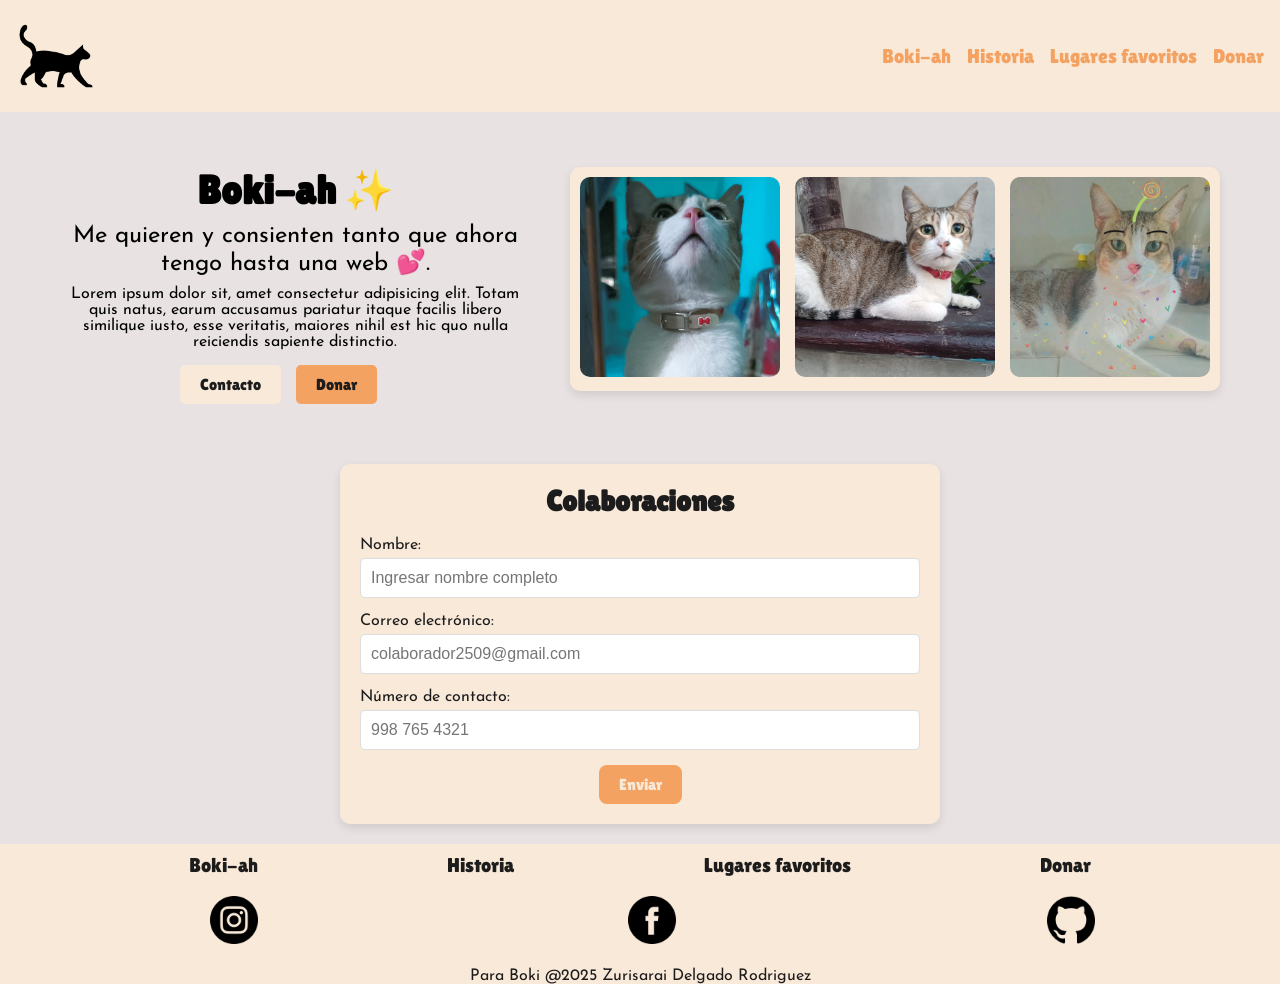
<file: html/index.html>
<!DOCTYPE html>
<html lang="en">

<head>
    <meta charset="UTF-8">
    <meta name="viewport" content="width=device-width, initial-scale=1.0">
    <title>Boki.io</title>
    <link rel="stylesheet" href="https://cdn.jsdelivr.net/npm/bootstrap-icons@1.10.3/font/bootstrap-icons.css">
    <link rel="stylesheet" href="../css/global.css">
    <link rel="stylesheet" href="../css/index.css">
</head>

<body>

    <!-- barra de navegacion -->
    <header>
    </header>

    <!-- seccion introductoria -->
    <main>
        <section class="i">
            <section class="intro-section">
                <hgroup class="intro-header">
                    <h1 class="title">Boki-ah ✨</h1>
                    <p class="subtitle">Me quieren y consienten tanto que ahora tengo hasta una web 💕.</p>
                    <p class="description">Lorem ipsum dolor sit, amet consectetur adipisicing elit. Totam quis natus, earum accusamus pariatur itaque facilis libero similique iusto, esse veritatis, maiores nihil est hic quo nulla reiciendis sapiente distinctio.</p>
                </hgroup>
                <div class="btnn">
                    <button class="btn contact-btn">Contacto</button>
                    <a href="./gift.html"><button class="btn donate-btn">Donar</button></a>
                </div>
            </section>

            <!-- fotos -->
            <section class="carousel">
                <div class="carousel-container">
                    <figure class="carousel-item"><img src="../photo/m1.jpg" alt="Boki Delgado Rodriguez"></figure>
                    <figure class="carousel-item"><img src="../photo/m2.jpg" alt="Boki Delgado Rodriguez"></figure>
                    <figure class="carousel-item"><img src="../photo/m3.jpg" alt="Boki Delgado Rodriguez"></figure>
                </div>
            </section>

        </section>

       

        <!-- formulario de contacto -->
        <section class="contact-form">
            <h2 class="form-title">Colaboraciones</h2>
            <form method="post">
                <label for="name" class="form-label">Nombre:</label>
                <input type="text"  placeholder="Ingresar nombre completo" class="form-input">
                <label for="correo" class="form-label">Correo electrónico:</label>
                <input type="email" placeholder="colaborador2509@gmail.com" class="form-input">
                <label for="phone" class="form-label">Número de contacto:</label>
                <input type="tel"  placeholder="998 765 4321" class="form-input">
                <button class="btn submit-btn">Enviar</button>
            </form>
        </section>
    </main>

    <!-- footer -->
    <footer>
        
    </footer>
    
    <script src="./../js/component.js"></script>
    <script src="./../js/menu.js"></script>
</body>

</html>
</file>
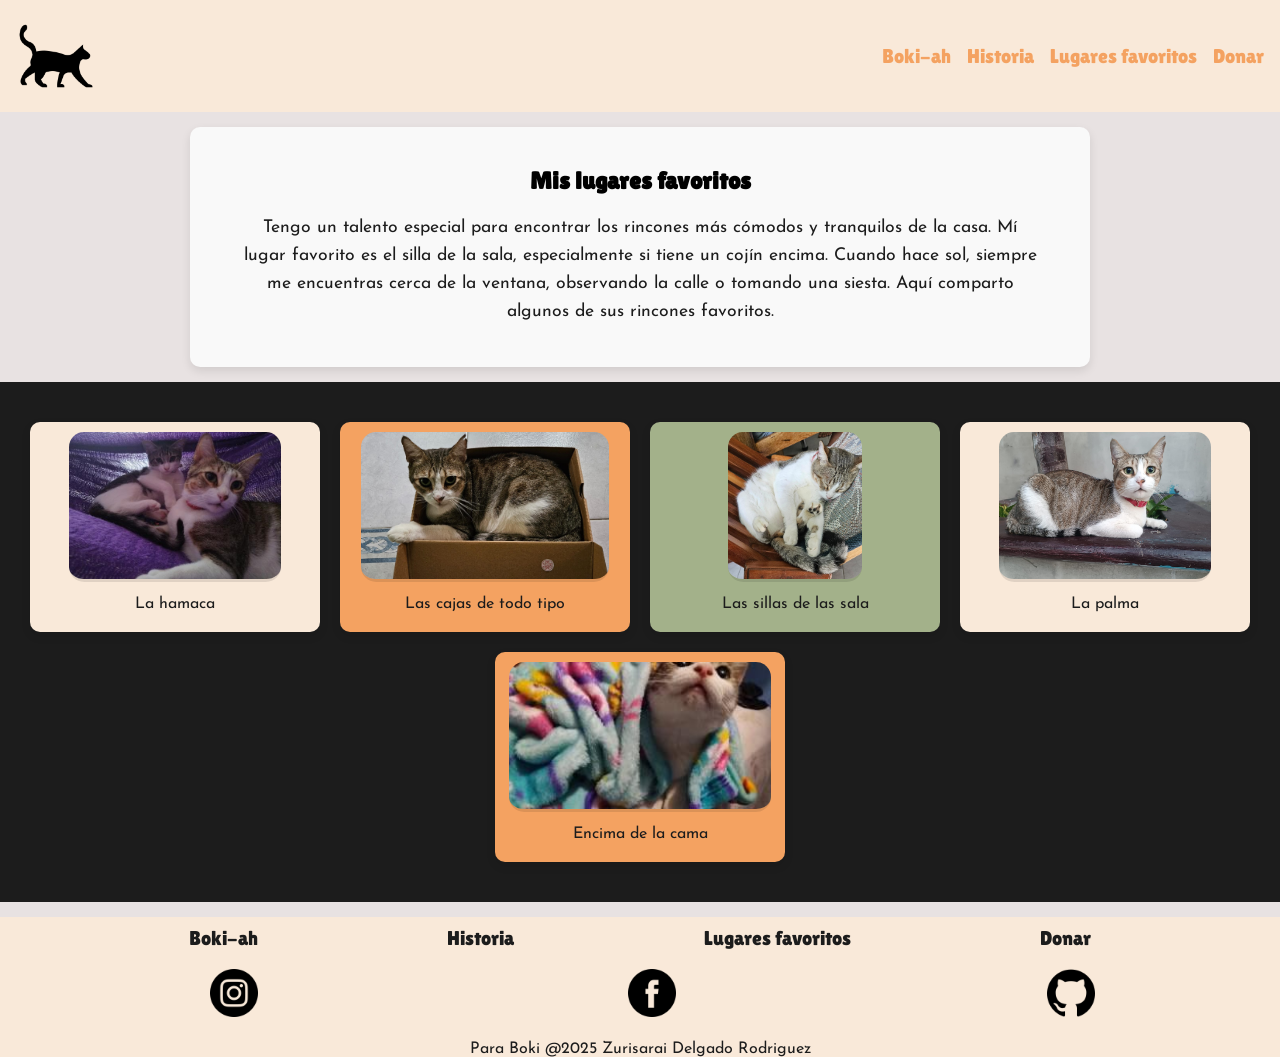
<file: html/favoritePlaces.html>
<!DOCTYPE html>
<html lang="en">

<head>
    <meta charset="UTF-8">
    <meta name="viewport" content="width=device-width, initial-scale=1.0">
    <title>Lugares Favoritos</title>
    <link rel="stylesheet" href="https://cdn.jsdelivr.net/npm/bootstrap-icons@1.10.3/font/bootstrap-icons.css">
    <link rel="stylesheet" href="./../css/global.css">
    <link rel="stylesheet" href="./../css/favoritePlaces.css">
</head>

<body>

    <!-- barra de navegacion -->

    <header>
    </header>

    <main class="main-content">
        <section class="intro-section">
            <h1 class="intro-title">Mis lugares favoritos</h1>
            <p class="intro-text">Tengo un talento especial para encontrar los rincones más cómodos y tranquilos de la casa. Mí lugar
                favorito es el silla de la sala, especialmente si tiene un cojín encima. Cuando hace sol, siempre me
                encuentras cerca de la ventana, observando la calle o tomando una siesta. Aquí comparto algunos de sus
                rincones favoritos.</p>
        </section>

        <!-- imagenes         -->
        <section class="gallery-section"> 
            <div class="gallery-item">
                <figure><img class="imagen" src="./../photo/hm2.jpg" alt=""></figure>
                <figcaption>La hamaca</figcaption>
            </div>
            <div class="gallery-item">
                <figure><img class="imagen" src="./../photo/p5.jpg" alt=""></figure>
                <figcaption>Las cajas de todo tipo</figcaption>
            </div>
            <div class="gallery-item">
                <figure><img class="imagen" src="./../photo/d3.jpg" alt=""></figure>
                <figcaption>Las sillas de las sala</figcaption>
            </div>
            <div class="gallery-item">
                <figure><img class="imagen" src="./../photo/m2.jpg" alt=""></figure>
                <figcaption>La palma</figcaption>
            </div>
            <div class="gallery-item">
                <figure><img class="imagen" src="./../photo/p2.jpg" alt=""></figure>
                <figcaption>Encima de la cama</figcaption>
            </div>
        </section>
    </main>

    <!-- footer -->
    <footer>
    </footer>

    <script src="./../js/component.js"></script>
    <script src="./../js/menu.js"></script>

</body>

</html>
</file>
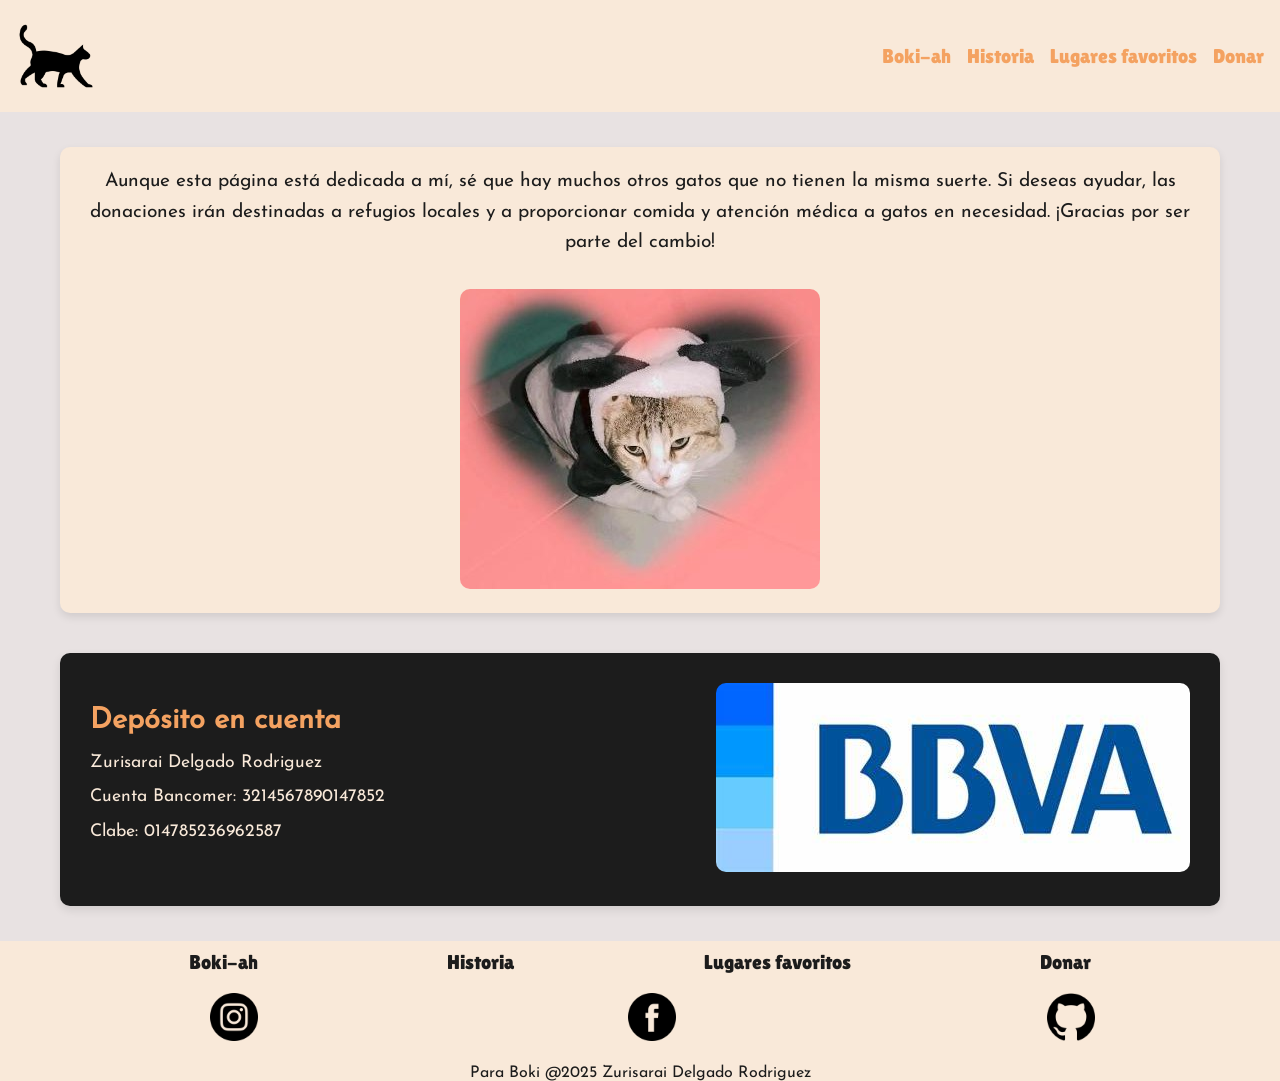
<file: html/gift.html>
<!DOCTYPE html>
<html lang="en">

<head>
    <meta charset="UTF-8">
    <meta name="viewport" content="width=device-width, initial-scale=1.0">
    <title>Donaciones</title>
    <link rel="stylesheet" href="https://cdn.jsdelivr.net/npm/bootstrap-icons@1.10.3/font/bootstrap-icons.css">
    <link rel="stylesheet" href="./../css/global.css">
    <link rel="stylesheet" href="./../css/gift.css">
</head>

<body>

    <!-- barra de navegacion -->
    <header>
    </header>

    <main class="main-content">
        <div class="intro-section">
            <p class="intro-text">
                Aunque esta página está dedicada a mí, sé que hay muchos otros gatos que no tienen la misma suerte. Si
                deseas ayudar, las donaciones irán destinadas a refugios locales y a proporcionar comida y atención
                médica a gatos en necesidad. ¡Gracias por ser parte del cambio!
            </p>
            <figure class="intro-image">
                <img src="./../photo/p1.jpg" alt="Gato feliz">
            </figure>
        </div>
    <!-- donaciones -->
        <div class="donation-section">
            <div class="donation-info">
                <h2 class="donation-title">Depósito en cuenta</h2>
                <p class="donation-owner">Zurisarai Delgado Rodriguez</p>
                <p class="donation-account">Cuenta Bancomer: 3214567890147852</p>
                <p class="donation-clabe">Clabe: 014785236962587</p>
            </div>
            
            <div class="donation-image">
                <figure>
                    <img src="./../photo/bbva.jpeg" alt="Logo BBVA">
                </figure>
            </div>
        </div>
    </main>
    

    <!-- footer -->
    <footer>
    </footer>

    <script src="./../js/component.js"></script>
    <script src="./../js/menu.js"></script>

</body>

</html>
</file>
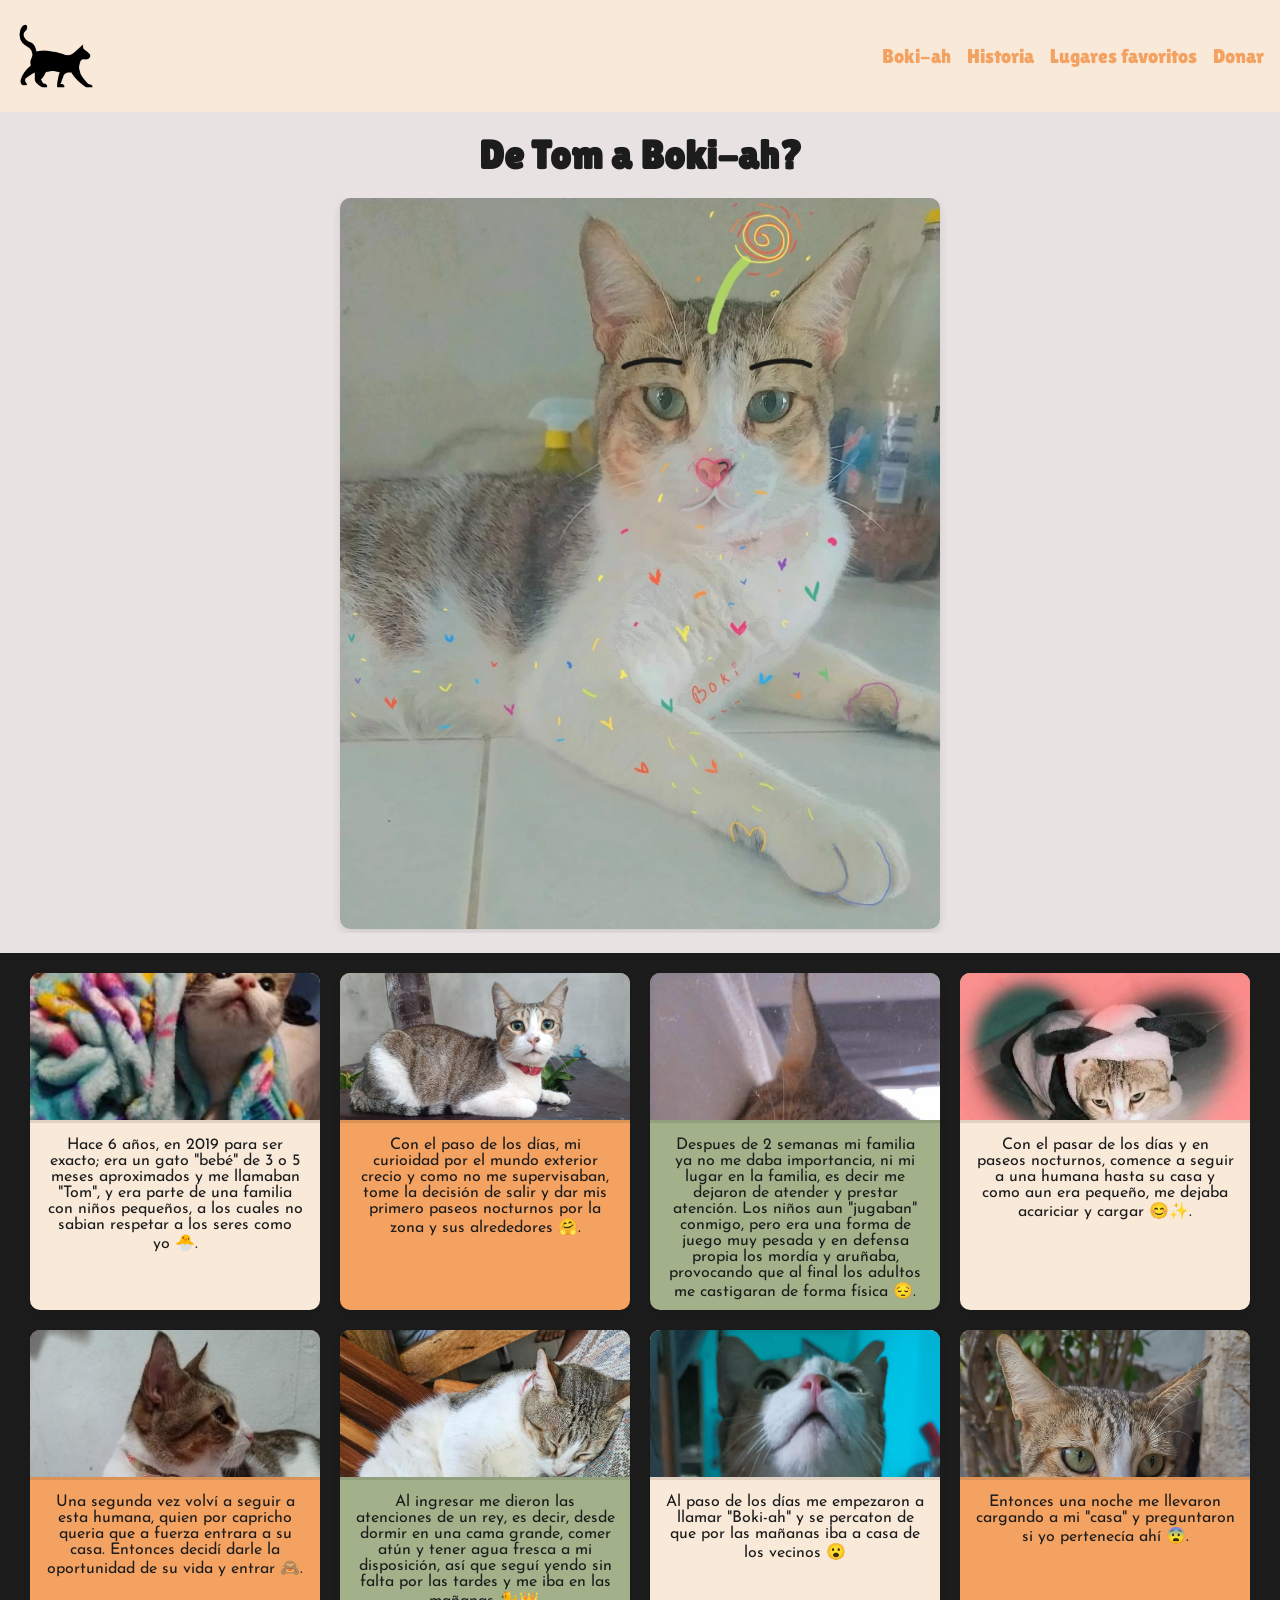
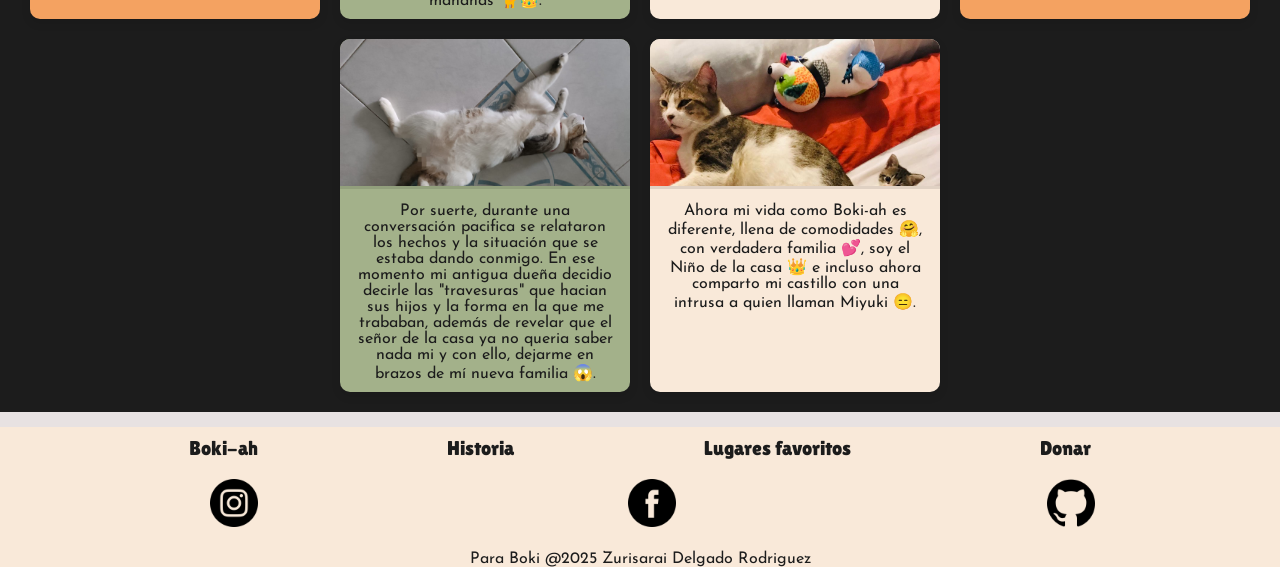
<file: html/history.html>
<!DOCTYPE html>
<html lang="en">

<head>
    <meta charset="UTF-8">
    <meta name="viewport" content="width=device-width, initial-scale=1.0">
    <title>Historia</title>
    <link rel="stylesheet" href="https://cdn.jsdelivr.net/npm/bootstrap-icons@1.10.3/font/bootstrap-icons.css">
    <link rel="stylesheet" href="./../css/global.css">
    <link rel="stylesheet" href="./../css/history.css">
</head>

<body>
    <!-- barra de navegacion -->
    <header>
    </header>

    <main>
        <section class="intro-section">
            <h1 class="intro-title">De Tom a Boki-ah?</h1>
            <div class="intro-image">
                <figure><img src="./../photo/m3.jpg" alt="Boki Delgado Rodriguez"></figure>
            </div>
        </section>

        <!-- cards -->
        <section class="cards-section">
            <div class="card">
                <figure class="card-image"><img src="./../photo/p2.jpg" alt="Boki Delgado Rodriguez"></figure>
                <p class="card-text">Hace 6 años, en 2019 para ser exacto; era un gato "bebé" de 3 o 5 meses aproximados y me llamaban
                    "Tom", y era parte de una familia con niños pequeños, a los cuales no sabian respetar a los seres
                    como yo 🐣.</p>
            </div>

            <div class="card">
                <figure class="card-image"><img src="./../photo/m2.jpg" alt="Boki Delgado Rodriguez"></figure>
                <p class="card-text">Con el paso de los días, mi curioidad por el mundo exterior crecio y como no me supervisaban, tome la
                    decisión de salir y dar mis primero paseos nocturnos por la zona y sus alrededores 🤗.</p>
            </div>

            <div class="card">
                <figure class="card-image"><img src="./../photo/d1.jpg" alt="Boki Delgado Rodriguez"></figure>
                <p class="card-text">Despues de 2 semanas mi familia ya no me daba importancia, ni mi lugar en la familia, es decir me
                    dejaron de atender y prestar atención. Los niños aun "jugaban" conmigo, pero era una forma de juego
                    muy pesada y en defensa propia los mordía y aruñaba, provocando que al final los adultos me
                    castigaran de forma física 😔.</p>
            </div>

            <div class="card">
                <figure class="card-image"><img src="./../photo/p1.jpg" alt="Boki Delgado Rodriguez"></figure>
                <p class="card-text">Con el pasar de los días y en paseos nocturnos, comence a seguir a una humana hasta su casa y como
                    aun era pequeño, me dejaba acariciar y cargar 😊✨.</p>
            </div>

            <div class="card">
                <figure class="card-image"><img src="./../photo/p3.jpg" alt="Boki Delgado Rodriguez"></figure>
                <p class="card-text">Una segunda vez volví a seguir a esta humana, quien por capricho queria que a fuerza entrara a su
                    casa. Entonces decidí darle la oportunidad de su vida y entrar 🙈.</p>
            </div>

            <div class="card">
                <figure class="card-image"><img src="./../photo/d3.jpg" alt="Boki Delgado Rodriguez"></figure>
                <p class="card-text">Al ingresar me dieron las atenciones de un rey, es decir, desde dormir en una cama grande, comer atún
                    y tener agua fresca a mi disposición, así que seguí yendo sin falta por las tardes y me iba en las
                    mañanas 🐈👑.</p>
            </div>

            <div class="card">
                <figure class="card-image"><img src="./../photo/m1.jpg" alt="Boki Delgado Rodriguez"></figure>
                <p class="card-text">Al paso de los días me empezaron a llamar "Boki-ah" y se percaton de que por las mañanas iba a casa
                    de los vecinos 😮</p>
            </div>

            <div class="card">
                <figure class="card-image"><img src="./../photo/p4.jpg" alt="Boki Delgado Rodriguez"></figure>
                <p class="card-text">Entonces una noche me llevaron cargando a mi "casa" y preguntaron si yo pertenecía ahí 😨.</p>
            </div>

            <div class="card">
                <figure class="card-image"><img src="./../photo/d2.jpg" alt="Boki Delgado Rodriguez"></figure>
                <p class="card-text">Por suerte, durante una conversación pacifica se relataron los hechos y la situación que se estaba
                    dando conmigo. En ese momento mi antigua dueña decidio decirle las "travesuras" que hacian sus hijos
                    y la forma en la que me trababan, además de revelar que el señor de la casa ya no queria saber nada
                    mi y con ello, dejarme en brazos de mí nueva familia 😱.</p>
            </div>

            <div class="card">
                <figure class="card-image"><img src="./../photo/hm1.jpg" alt="Boki Delgado Rodriguez"></figure>
                <p class="card-text">Ahora mi vida como Boki-ah es diferente, llena de comodidades 🤗, con verdadera familia 💕, soy el
                    Niño de la casa 👑 e incluso ahora comparto mi castillo con una intrusa a quien llaman Miyuki 😑.
                </p>
            </div>
        </section>
    </main>

    <!-- footer -->
    <footer>
    </footer>

    <script src="./../js/component.js"></script>
    <script src="./../js/menu.js"></script>

</body>

</html>
</file>
<file: css/global.css>
/*estilo "general" */
*{
    box-sizing: border-box;
    margin:0;
    padding: 0;}

 /*tipografias a usar*/
@font-face {
    font-family: "josefin";
    src: url("./../fonts/JosefinSans-Regular.ttf") format("truetype");
}

@font-face {
    font-family: "lilita";
    src: url("./../fonts/LilitaOne-Regular.ttf") format("truetype");
}

/*
Colores
crema claro (#F9E9D9)
Naranja suave (#F4A261)
Verde oliva claro (#A3B18A)*/


/*Barra de navegacion*/
.header{
    display: flex;
    align-items: center;
    justify-content: space-between;
    padding: 1rem;
    background-color: #F9E9D9;
    margin-bottom: 15px;
}

.logo{
    max-width: 5rem;
}

.nav-links{
    display: flex;
    list-style-type: none;
    gap: 1rem;
}

.nav-links li a {
    text-decoration: none;
    color: #F4A261;
    font-family: 'lilita';
    font-size: 20px;
}

.nav-links li a:hover{
    color: #1c1c1c;
}

/*icono par el menu */
.abrir-menu,
.cerrar-menu {
    display: none;
}

/*movil barra de navegación*/

@media screen and (max-width: 800px) {
    .abrir-menu,
    .cerrar-menu {
        display: block;
        border: 0;
        font-size: 1.25rem;
        background-color: transparent;
        cursor: pointer;
    }
    .abrir-menu {
        color: #1c1c1c;
    }
    .cerrar-menu {
        color: #ececec;
    }
    .nav {
        opacity: 0;
        visibility: hidden;
        display: flex;
        flex-direction: column;
        align-items: end;
        gap: 1rem;
        position: absolute;
        top: 0;
        right: 0;
        bottom: 0;
        background-color: #1c1c1c;
        padding: 2rem;
        box-shadow: 0 0 0 100vmax rgba(0, 0, 0, .5);
    }

    /*funcion con javascript*/
    .nav.visible {
        opacity: 1;
        visibility: visible;
    }
    
    .nav-links {
        flex-direction: column;
        align-items: end;
    }

    .nav-links li a:hover{
        color: #A3B18A
    }

    .nav-links li a {
        color: #F9E9D9;
    }

    .btn_donate-btn:hover{
        color: #F4A261;
        padding: 3px;
        border-radius: 8px;
        border: 1px solid #F4A261;
    }
}

/*Footer*/
.footer{
    display: flex;
    background-color: #F9E9D9;
    flex-direction: column;
    margin-top: 15px;
}
.footer:hover{
    background-color: #A3B18A;
}

.footer-nav{
    display: flex;
    list-style: none;
    justify-content: space-evenly;
    margin-top: 10px;
    margin-bottom: 20px;
}

.footer-nav li a {
    text-decoration: none;
    color: #1c1c1c;
    font-family: 'lilita';
    font-size: 20px;
}

.footer-nav li a:hover {
    border-radius: 10px;
    padding: 5px;
    margin-bottom: 10px;
    background-color: #F9E9D9;
}
/*redes sociale */
.footer-social{
    margin-left: 25px;
}

.social-links{
    display: flex;
    flex-direction: row;
    justify-content: space-around;
    
}

.social-links li a{
    text-decoration: none;
}

.social-item{
    list-style-type: none;
}

.social-item a img{
    max-width: 3rem;
}

.footer-info{
    margin-top: 20px;
    text-align: center;
    text-wrap: pretty;
    color: #1c1c1c;
    font-family: "josefin";
}
</file>
<file: css/index.css>
body{
    background-color: #e8e2e2;
}

.i {
    display: flex;
    justify-content: center;
    align-items: flex-start;
    gap: 40px;
    padding: 40px 20px;
    max-width: 1200px;
    margin: 0 auto;
}
/*intro*/
.intro-section {
    flex: 1;
    display: flex;
    flex-direction: column;
    gap: 15px;
}

.intro-header {
    text-align: center;
}

.title {
    margin-bottom: 10px;
    font-family: "lilita";
    font-size: 2.5rem;
    font-weight: bold;
}

.subtitle {
    font-family: "josefin";
    font-size: 1.5rem;
    margin-bottom: 10px;
}

.description {
    font-family: "josefin";
    font-size: 1rem;
    margin-bottom: 10px;
    margin: 0;
}
/*botones */
.btnn{
    margin-left: 120px;
    display: flex;
    gap: 15px;
}

.btn {
    padding: 10px 20px;
    font-size: 1rem;
    border: none;
    cursor: pointer;
    border-radius: 5px;
}

.contact-btn {
    font-family: "lilita";
    background-color: #F9E9D9;
    color: #1c1c1c;
}

.donate-btn {
    font-family: "lilita";
    background-color: #F4A261;
    color: #1c1c1c;
}

/* 3 imagenes de boki */
.carousel {
    flex: 1;
    display: flex;
    flex-direction: column;
    align-items: center;
    gap: 20px;
}

.carousel-container {
    display: flex;
    gap: 15px;
    overflow-x: auto;
    padding: 10px;
    scroll-snap-type: x mandatory;
    border-radius: 10px;
    background-color: #F9E9D9; 
    box-shadow: 0 4px 10px rgba(0, 0, 0, 0.1);
}

.carousel-item {
    scroll-snap-align: center;
}

.carousel-item img {
    width: 200px;
    height: 200px;
    object-fit: cover;
    object-position: top;
    border-radius: 10px;
}
/*formulario de las colaboraciones  */
.contact-form {
    max-width: 600px; 
    margin: 20px auto; 
    padding: 20px;
    background-color: #F9E9D9; 
    border-radius: 10px; 
    box-shadow: 0 4px 10px rgba(0, 0, 0, 0.1); 
    text-align: center; 
}

.form-title {
    font-family: "lilita";
    font-size: 1.8rem;
    margin-bottom: 20px;
    color: #1c1c1c;
}


.form-label {
    font-family: "josefin";
    display: block;
    text-align: left;
    font-size: 1rem;
    color: #1c1c1c;
    margin-bottom: 5px;
}


.form-input {
    width: 100%;
    padding: 10px;
    font-size: 1rem;
    border: 1px solid #ddd;
    border-radius: 5px;
    outline: none;
    transition: border-color 0.3s ease;
    margin-bottom: 15px;
}

.form-input:focus {
    border-color: #F4A261; 
}


.submit-btn {
    font-family: "lilita";
    padding: 10px 20px;
    font-size: 1rem;
    background-color: #F4A261; 
    color: #F9E9D9;
    border: none;
    border-radius: 8px;
}

/* .submit-btn:hover {
    background-color: #F4A261; 
} */

/* Responsiveee */
@media (max-width: 800px) {
    .i {
        flex-direction: column;
        align-items: center;
    }

    .intro-section {
        text-align: center;
        align-items: center;
    }

    .intro-actions {
        flex-direction: row;
        justify-content: center;
        gap: 10px;
    }
/*para las fotos*/
    .carousel {
        width: 100%;
    }

    .carousel-container {
        justify-content: center;
    }
/*para el formulario*/
    .intro-actions {
        margin: 0;
    }    

    .contact-form {
        padding: 15px;
    }

    .form-label {
        text-align: center;
    }

    .form-input {
        font-size: 0.9rem; 
    }

    .submit-btn {
        width: 100%; 
    }

}
</file>
<file: css/favoritePlaces.css>
/* Sección de Introducción */
body{
    background-color: #e8e2e2;
}
/*inicio*/
.intro-section {
    font-family: "lilita";
    margin: auto;
    padding: 40px 20px; 
    text-align: center; 
    max-width: 900px; 
    background-color: #f9f9f9; 
    border-radius: 10px; 
    box-shadow: 0 4px 10px rgba(0, 0, 0, 0.1); 
    margin-bottom: 15px;
}


.intro-text {
    font-family: "josefin";
    font-size: 1.1rem;
    color: #1c1c1c; 
    margin-top: 20px;
    line-height: 1.6; 
    max-width: 800px;
    margin-left: auto;
    margin-right: auto;
}

/*las imagenes  */
.gallery-section {
    display: flex;
    flex-wrap: wrap; 
    gap: 20px; 
    justify-content: center; 
    padding: 40px 20px; 
    background-color: #1c1c1c; 
}

.imagen{
    border-radius: 15px;
}


.gallery-item {
    display: flex;
    flex-direction: column; 
    justify-content: space-between; 
    align-items: center; 
    width: calc(25% - 20px); 
    border-radius: 10px; 
    box-shadow: 0 4px 10px rgba(0, 0, 0, 0.1); 
    overflow: hidden; 
    padding: 10px; 
    transition: transform 0.3s, box-shadow 0.3s; 
}


.gallery-item:nth-child(3n+1) {
    --random-bg-color: #f9e9d9; 
    background-color: var(--random-bg-color);
}
.gallery-item:nth-child(3n+2) {
    --random-bg-color: #f4a261; 
    background-color: var(--random-bg-color);

}
.gallery-item:nth-child(3n+3) {
    --random-bg-color: #a3b18a; 
    background-color: var(--random-bg-color);
}

/*mini transicion*/
.gallery-item:hover {
    transform: translateY(-10px); 
    box-shadow: 0 6px 15px rgba(0, 0, 0, 0.2); 
}

/*contenido de la card (imagen)  */
.gallery-item img {
    width: 100%; 
    height: 150px; 
    object-fit: cover;
    object-position: center; 
    border-bottom: 3px solid rgba(0, 0, 0, 0.1); 
}


.gallery-item figcaption {
    font-family: "josefin";
    padding: 10px;
    font-size: 1rem;
    color: #1c1c1c; 
    text-align: center; 
}

/* Responsivooo */
@media (max-width: 800px) {
    .gallery-item {
        width: 100%; 
    }

    .gallery-item img {
        height: 200px; 
    }

    .intro-text {
        font-size: 1rem;
    }
}
</file>
<file: css/gift.css>
body{
    background-color: #e8e2e2;
}

.main-content {
    max-width: 1200px;
    margin: 0 auto;
    padding: 20px;
}

/*intro*/
.intro-section {
    text-align: center;
    margin-bottom: 40px;
    padding: 20px;
    background-color:  #F9E9D9;
    border-radius: 10px;
    box-shadow: 0 4px 8px rgba(0, 0, 0, 0.1);
}

.intro-text {
    font-family: "josefin";
    font-size: 1.2rem;
    margin-bottom: 20px;
    line-height: 1.6;
    color: #1c1c1c;
}

.intro-image img {
    max-width: 100%;
    height: auto;
    border-radius: 10px;
    margin-top: 10px;
}

/* donaciones */
.donation-section {
    display: flex;
    justify-content: space-between;
    align-items: center;
    gap: 20px;
    background-color:  #1c1c1c;
    border-radius: 10px;
    padding: 30px;
    box-shadow: 0 4px 10px rgba(0, 0, 0, 0.1);
}

.donation-info {
    font-family: "josefin";
    flex: 1;
    text-align: left;
    color: #F9E9D9;
}

.donation-title {
    font-size: 1.8rem;
    margin-bottom: 15px;
    color: #F4A261;
    font-weight: bold;
}

.donation-info p {
    margin: 8px 0;
    font-size: 1.1rem;
    line-height: 1.5;
}

.donation-image figure {
    flex: 1;
    text-align: center;
}

.donation-image img {
    max-width: 100%;
    height: auto;
    border-radius: 10px;
}

/* Responsivoo */
@media (max-width: 800px) {
    .donation-section {
        flex-direction: column;
        text-align: center;
    }

    .donation-info {
        text-align: center;
    }
}
</file>
<file: css/history.css>
body{
    background-color: #e8e2e2;
}

.intro-title {
    font-family: "lilita";
    text-align: center;
    font-size: 2.5rem;
    color: #1c1c1c;
    margin: 20px 0;
}

.intro-section {
    margin: auto;
    max-width: 100%; 
    padding: 0 20px; 
}

.intro-image {
    display: flex; 
    justify-content: center; 
    align-items: center; 
    margin: 20px auto; 
    max-width: 100%; 
    overflow: hidden;
}

.intro-image img {
    width: 100%; 
    max-width: 600px; 
    height: auto; 
    object-fit: cover; 
    border-radius: 10px; 
    box-shadow: 0 4px 10px rgba(0, 0, 0, 0.1); 
}

/*  cardss */


.cards-section {
    display: flex;
    flex-wrap: wrap; 
    gap: 20px;
    justify-content: center; 
    background-color: #1c1c1c; 
    padding: 20px;
}

.card {
    flex: 1 1 calc(25% - 20px);
    max-width: calc(25% - 20px);
    background-color: var(--random-bg-color);
    border-radius: 10px; 
    box-shadow: 0 4px 10px rgba(0, 0, 0, 0.1); 
    overflow: hidden; 
    text-align: center;
    display: flex;
    flex-direction: column;
    justify-content: space-between;
    transition: transform 0.3s ease, box-shadow 0.3s ease;
}

.card:hover {
    transform: translateY(-10px);
    box-shadow: 0 6px 15px rgba(0, 0, 0, 0.2);
}


.card-image img {
    width: 100%; 
    height: 150px; 
    object-fit: cover; 
    object-position: top; 
    border-bottom: 3px solid rgba(0, 0, 0, 0.1); 
}

.cards-section .card:nth-child(3n+1) {
    --random-bg-color: #f9e9d9; 
}
.cards-section .card:nth-child(3n+2) {
    --random-bg-color: #f4a261; 
}
.cards-section .card:nth-child(3n+3) {
    --random-bg-color: #a3b18a; 
}

.card-text {
    text-wrap: pretty;
    font-family: "josefin";
    padding: 10px 15px;
    font-size: 1rem;
    color: #1c1c1c;
    flex-grow: 1; 
}


/* Responsivo */
@media (max-width: 800px) {

    .intro-image img {
        max-width: 70%;
        margin-left: 16%; 
    }

    .card {
        flex: 1 1 100%; 
        max-width: 100%;
    }

    .card-image img {
        height: 200px; 
    }

    .card-text {
        font-size: 1rem; 
    }
}
</file>
